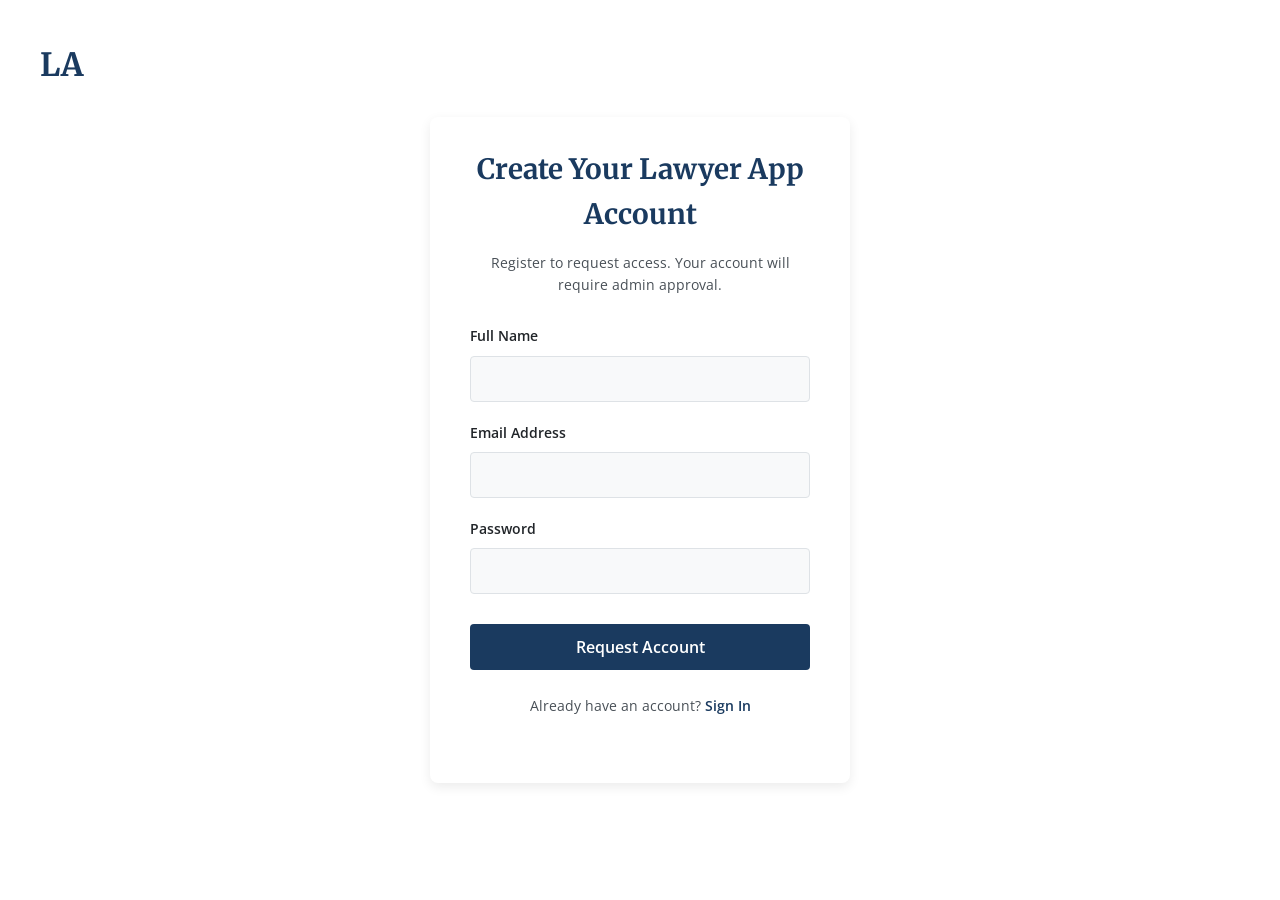
<file: index.html>
<!DOCTYPE html>
<html lang="en">
<head>
    <meta charset="UTF-8">
    <meta name="viewport" content="width=device-width, initial-scale=1.0">
    <title>Lawyer App</title>
    <link rel="stylesheet" href="style.css">
    <link rel="stylesheet" href="https://cdnjs.cloudflare.com/ajax/libs/font-awesome/6.4.0/css/all.min.css">
    <link rel="preconnect" href="https://fonts.googleapis.com">
    <link rel="preconnect" href="https://fonts.gstatic.com" crossorigin>
    <link href="https://fonts.googleapis.com/css2?family=Merriweather:wght@400;700&family=Open+Sans:wght@400;600&display=swap" rel="stylesheet">
</head>
<body>
    <!-- Auth Screen -->
    <div class="auth-screen">
        <!-- ... (Auth screen content - same as before) ... -->
         <div class="auth-logo-standalone">LA</div>
        <div class="auth-content-wrapper">
            <div id="signupContainer">
                <h2>Create Your Lawyer App Account</h2>
                <p class="auth-info">Register to request access. Your account will require admin approval.</p>
                <form id="signupForm">
                    <div class="form-group"><label for="signupName">Full Name</label><input type="text" id="signupName" required></div>
                    <div class="form-group"><label for="signupEmail">Email Address</label><input type="email" id="signupEmail" required></div>
                    <div class="form-group"><label for="signupPassword">Password</label><input type="password" id="signupPassword" required></div>
                    <button type="submit" class="btn-auth-action">Request Account</button>
                </form>
                <p class="auth-switch">Already have an account? <a href="#" id="showSignInLink">Sign In</a></p>
            </div>
            <div id="signinContainer" style="display: none;">
                <h2>Sign In to Lawyer App</h2>
                <p class="auth-info">Welcome back! Access your workspace.</p>
                <form id="signinForm">
                    <div class="form-group"><label for="signinEmail">Email Address</label><input type="email" id="signinEmail" required></div>
                    <div class="form-group"><label for="signinPassword">Password</label><input type="password" id="signinPassword" required></div>
                    <button type="submit" class="btn-auth-action">Sign In</button>
                </form>
                <p class="auth-switch">Don't have an account? <a href="#" id="showSignUpLink">Sign Up</a></p>
            </div>
            <p id="authMessage" class="auth-message"></p>
        </div>
    </div>

    <!-- Main Application Container -->
    <div class="app-container" style="display: none;">
        <aside class="sidebar">
            <!-- ... (Sidebar content - User Management link should be present for admin) ... -->
            <div class="sidebar-top">
                <div class="app-logo-sidebar"><span class="logo-icon">LA</span><span class="app-name-sidebar">Lawyer App</span></div>
            </div>
            <nav class="sidebar-nav">
                <a href="#" class="nav-item admin-dashboard-link" data-role="admin" data-original-display="flex"><i class="fas fa-tachometer-alt"></i> Dashboard</a>
                <a href="#" class="nav-item admin-user-management-link" data-role="admin" data-original-display="flex"><i class="fas fa-users-cog"></i> User Management</a>
                <a href="#" class="nav-item" data-role="admin" data-original-display="flex"><i class="fas fa-briefcase"></i> Cases</a>
                <a href="#" class="nav-item ai-assistant-link active" data-role="user" data-original-display="flex"><i class="fas fa-robot"></i> AI Assistant</a>
                <div class="nav-item search-item-sidebar" data-role="admin" data-original-display="flex"><i class="fas fa-search"></i><input type="text" placeholder="Search..."></div>
            </nav>
            <div class="sidebar-bottom">
                <div class="user-profile"><div class="avatar" id="userAvatar">LA</div><span id="userNameDisplay" class="user-name-sidebar">Lawyer</span></div>
                <button id="logoutButton" class="btn-logout"><i class="fas fa-sign-out-alt"></i> Logout</button>
            </div>
        </aside>

        <main class="main-content-area">
            <header class="main-header">
                <div class="header-title-section"><h1 id="currentSectionTitle">AI Assistant</h1></div>
                <div class="header-actions">
                    <button class="icon-btn btn-notifications" data-role="admin" data-original-display="inline-block"><i class="fas fa-bell"></i></button>
                    <button class="icon-btn btn-settings" data-role="admin" data-original-display="inline-block"><i class="fas fa-cog"></i></button>
                    <div class="avatar" id="chatHeaderUserAvatar">LA</div>
                </div>
            </header>

            <div class="content-wrapper">
                <div id="adminDashboardView" class="view-section" data-role="admin" data-original-display="block">
                    <!-- ... (Admin dashboard content) ... -->
                    <div class="dashboard-welcome">
                        <div class="welcome-logo-main">LA</div>
                        <h2 id="welcomeUserFullName">Welcome back, Admin!</h2>
                        <p>Your central hub for managing legal work.</p>
                    </div>
                </div>

                <!-- MODIFIED: Admin User Management View for ALL USERS -->
                <div id="adminUserManagementView" class="view-section" data-role="admin" style="display: none;" data-original-display="block">
                    <div class="user-management-header">
                        <h3>All Users (<span id="userCount">0</span>)</h3>
                        <div class="user-management-controls">
                            <input type="text" id="userSearchInput" placeholder="Search users by name or email...">
                            <button id="addUserBtn" class="btn-primary"><i class="fas fa-plus"></i> Add User</button>
                            <button id="refreshAllUsersBtn" class="btn-secondary"><i class="fas fa-sync-alt"></i> Refresh</button>
                        </div>
                    </div>
                    <div class="table-responsive-wrapper">
                        <table id="allUsersTable">
                            <thead>
                                <tr>
                                    <th>Status</th>
                                    <th>Role</th>
                                    <th>Name</th>
                                    <th>Email</th>
                                    <th>Created At</th>
                                    <th>Actions</th>
                                </tr>
                            </thead>
                            <tbody id="allUsersTableBody">
                                <!-- User rows will be injected here by JS -->
                                <tr><td colspan="6">Loading users...</td></tr>
                            </tbody>
                        </table>
                    </div>
                    <div class="pagination-controls">
                        <!-- Pagination will be added here if needed -->
                    </div>
                     <p class="table-footer-note"><i class="fas fa-info-circle"></i> Click on role/status to toggle. Action icons for more options.</p>
                </div>

                <div id="aiAssistantView" class="view-section" data-role="user" style="display: none;" data-original-display="block">
                    <!-- ... (AI Assistant content) ... -->
                     <div class="ai-assistant-panel">
                        <h4><i class="fas fa-robot"></i> AI Legal Assistant</h4>
                        <p>Ask questions, draft documents, or get legal insights.</p>
                        <div class="ai-input-area">
                             <textarea id="aiChatInput" placeholder="Ask the AI Assistant..."></textarea>
                             <button id="aiSendButton" class="btn-primary btn-ai-send">Send <i class="fas fa-paper-plane"></i></button>
                        </div>
                        <div class="ai-messages-display"></div>
                    </div>
                </div>
            </div>
        </main>
    </div>
    <script src="script.js"></script>
    
</body>
</html>
</file>
<file: style.css>
/* style.css */
:root {
    /* Professional Color Palette */
    --primary-color: #1A3A5F;    /* Deep Blue */
    --secondary-color: #4A5C6A;  /* Slate Gray */
    --accent-color: #C0A062;     /* Muted Gold */
    --background-color: #F8F9FA; /* Light Off-White/Gray for main app bg */
    --surface-color: #FFFFFF;    /* White for cards, inputs, sidebar */
    --text-primary: #212529;     /* Dark Gray for text */
    --text-secondary: #495057;   /* Medium Gray for less important text */
    --text-on-primary: #FFFFFF;  /* Text color on primary background */
    --text-on-accent: #FFFFFF;   /* Text color on accent background */
    --border-color: #DEE2E6;     /* Light border color */
    --danger-color: #cb2431;     /* For error messages */
    --success-color: #22863a;    /* For success messages */

    /* Typography */
    --font-heading: 'Merriweather', serif;
    --font-body: 'Open Sans', sans-serif;
    --font-ui: 'Open Sans', sans-serif; /* For buttons, inputs etc. */

    /* UI Variables */
    --border-radius-sm: 4px;
    --border-radius-md: 8px;
    --box-shadow-sm: 0 2px 4px rgba(0,0,0,0.05);
    --box-shadow-md: 0 4px 12px rgba(0,0,0,0.08);
    --sidebar-width: 260px;
    --header-height: 65px;
}

/* Basic Reset & Global Styles */
* {
    margin: 0;
    padding: 0;
    box-sizing: border-box;
}

body {
    font-family: var(--font-body);
    background-color: var(--background-color); /* Default bg for auth screen */
    color: var(--text-primary);
    height: 100vh;
    overflow: hidden;
    margin: 0;
    line-height: 1.6;
}

/* --- Auth Page Styles --- */
.auth-screen {
    width: 100%;
    min-height: 100vh;
    background-color: var(--surface-color); /* Auth screen bg */
    color: var(--text-primary);
    display: flex;
    flex-direction: column;
    align-items: center;
    justify-content: center;
    padding: 20px;
    position: relative;
}

.auth-logo-standalone {
    position: absolute;
    top: 40px;
    left: 40px;
    font-size: 2rem;
    font-weight: 700;
    color: var(--primary-color);
    font-family: var(--font-heading);
}

.auth-content-wrapper {
    width: 100%;
    max-width: 420px;
    text-align: left;
    background-color: var(--surface-color);
    padding: 30px 40px;
    border-radius: var(--border-radius-md);
    box-shadow: var(--box-shadow-md);
}

.auth-content-wrapper h2 {
    font-family: var(--font-heading);
    font-size: 1.75rem;
    font-weight: 700;
    color: var(--primary-color);
    text-align: center;
    margin-bottom: 15px;
}

.auth-info {
    font-size: 0.9rem;
    color: var(--text-secondary);
    text-align: center;
    margin-bottom: 30px;
    line-height: 1.5;
}

.auth-content-wrapper .form-group {
    margin-bottom: 20px;
}

.auth-content-wrapper label {
    display: block;
    font-size: 0.875rem;
    font-weight: 600;
    font-family: var(--font-ui);
    color: var(--text-primary);
    margin-bottom: 8px;
}

.auth-content-wrapper input[type="text"],
.auth-content-wrapper input[type="email"],
.auth-content-wrapper input[type="password"] {
    width: 100%;
    padding: 12px 15px;
    border: 1px solid var(--border-color);
    border-radius: var(--border-radius-sm);
    font-size: 0.95rem;
    background-color: #F8F9FA; /* Slightly off-white input bg */
    font-family: var(--font-ui);
    color: var(--text-primary);
}

.auth-content-wrapper input[type="text"]:focus,
.auth-content-wrapper input[type="email"]:focus,
.auth-content-wrapper input[type="password"]:focus {
    outline: none;
    border-color: var(--primary-color);
    box-shadow: 0 0 0 3px rgba(26, 58, 95, 0.2);
}

.btn-auth-action {
    width: 100%;
    background-color: var(--primary-color);
    color: var(--text-on-primary);
    padding: 12px 16px;
    border: none;
    border-radius: var(--border-radius-sm);
    font-size: 1rem;
    font-weight: 600;
    font-family: var(--font-ui);
    cursor: pointer;
    transition: background-color 0.2s ease;
    margin-top: 10px;
}

.btn-auth-action:hover {
    background-color: var(--secondary-color); /* Darken primary or use secondary */
}

.auth-switch {
    text-align: center;
    margin-top: 24px;
    font-size: 0.9rem;
    color: var(--text-secondary);
}

.auth-switch a {
    color: var(--primary-color);
    text-decoration: none;
    font-weight: 600;
}

.auth-switch a:hover {
    text-decoration: underline;
}

.auth-message {
    text-align: center;
    margin-top: 15px;
    font-size: 0.9rem;
    min-height: 20px;
    font-weight: 600;
}
.auth-message.success {
    color: var(--success-color);
}
.auth-message.error {
    color: var(--danger-color);
}


/* --- Main Application Styles --- */
.app-container {
    display: flex;
    width: 100%;
    height: 100%;
    background-color: var(--background-color); /* Main app area background */
}

/* --- Sidebar Styles --- */
.sidebar {
    width: var(--sidebar-width);
    background-color: var(--surface-color);
    display: flex;
    flex-direction: column;
    padding: 20px 15px;
    border-right: 1px solid var(--border-color);
    box-shadow: 2px 0 5px rgba(0,0,0,0.03);
}

.sidebar-top {
    margin-bottom: 30px;
    padding-left: 5px; /* Align with nav items */
}

.app-logo-sidebar {
    display: flex;
    align-items: center;
}
.app-logo-sidebar .logo-icon {
    font-size: 1.8rem;
    font-weight: 700;
    color: var(--primary-color);
    font-family: var(--font-heading);
    margin-right: 10px;
}
.app-logo-sidebar .app-name-sidebar {
    font-size: 1.2rem;
    font-weight: 600;
    color: var(--text-primary);
    font-family: var(--font-heading);
}


.sidebar-nav {
    flex-grow: 1;
}

.nav-item {
    display: flex;
    align-items: center;
    padding: 12px 15px;
    margin-bottom: 8px;
    border-radius: var(--border-radius-md);
    text-decoration: none;
    color: var(--text-secondary);
    font-size: 0.95rem;
    font-weight: 600;
    font-family: var(--font-ui);
    transition: background-color 0.2s ease, color 0.2s ease;
}

.nav-item:hover {
    background-color: var(--primary-color);
    color: var(--text-on-primary);
}
.nav-item.active {
    background-color: var(--primary-color);
    color: var(--text-on-primary);
    box-shadow: 0 2px 5px rgba(26, 58, 95, 0.2);
}

.nav-item i {
    margin-right: 12px;
    width: 20px;
    text-align: center;
    font-size: 1.1rem; /* Slightly larger icons */
}
.nav-item.active i, .nav-item:hover i {
    color: var(--text-on-primary); /* Icon color changes with background */
}

.search-item-sidebar { /* Specific styling for search in sidebar */
    margin-top: 20px;
    background-color: #F0F2F5; /* Light gray bg for search */
    border-radius: var(--border-radius-sm);
}
.search-item-sidebar input {
    flex-grow: 1;
    border: none;
    background: transparent;
    outline: none;
    font-size: 0.9rem;
    padding: 10px 0px 10px 5px; /* Adjust padding */
    font-family: var(--font-ui);
    color: var(--text-primary);
}
.search-item-sidebar i {
    color: var(--text-secondary);
}

.sidebar-bottom {
    margin-top: auto;
    padding-top: 20px;
    border-top: 1px solid var(--border-color);
}

.user-profile {
    display: flex;
    align-items: center;
    padding: 10px 5px; /* Align with nav items */
    margin-bottom: 10px;
}

.avatar {
    width: 36px;   /* Slightly larger avatar */
    height: 36px;
    background-color: var(--accent-color);
    color: var(--text-on-accent);
    display: flex;
    align-items: center;
    justify-content: center;
    border-radius: 50%;
    font-weight: 700;
    font-size: 1rem;
    margin-right: 12px;
    font-family: var(--font-heading);
}

.user-profile .user-name-sidebar {
    font-size: 0.95rem;
    font-weight: 600;
    color: var(--text-primary);
    font-family: var(--font-ui);
}

.btn-logout {
    display: flex;
    align-items: center;
    width: 100%;
    padding: 12px 15px;
    background: transparent;
    border: none;
    border-radius: var(--border-radius-md);
    color: var(--text-secondary);
    font-size: 0.95rem;
    font-weight: 600;
    font-family: var(--font-ui);
    cursor: pointer;
    text-align: left;
    transition: background-color 0.2s ease, color 0.2s ease;
}
.btn-logout:hover {
    background-color: var(--danger-color);
    color: var(--text-on-primary);
}
.btn-logout i {
    margin-right: 12px;
    font-size: 1.1rem;
}


/* --- Main Content Area Styles --- */
.main-content-area {
    flex-grow: 1;
    display: flex;
    flex-direction: column;
    overflow-y: auto; /* Allow main content to scroll if needed */
}

.main-header {
    display: flex;
    justify-content: space-between;
    align-items: center;
    padding: 0 30px;
    border-bottom: 1px solid var(--border-color);
    height: var(--header-height);
    background-color: var(--surface-color);
    box-shadow: 0 2px 4px rgba(0,0,0,0.03);
}

.header-title-section h1 {
    font-family: var(--font-heading);
    font-size: 1.5rem;
    font-weight: 700;
    color: var(--primary-color);
}

.header-actions {
    display: flex;
    align-items: center;
    gap: 15px; /* Space between action icons */
}
.header-actions .icon-btn { /* General icon button style */
    background: none;
    border: none;
    font-size: 1.2rem;
    color: var(--text-secondary);
    cursor: pointer;
    padding: 8px;
    border-radius: 50%;
    transition: color 0.2s ease, background-color 0.2s ease;
}
.header-actions .icon-btn:hover {
    color: var(--primary-color);
    background-color: #E9ECEF; /* Light hover for icon buttons */
}
.header-actions .avatar { /* Avatar in header */
    width: 32px;
    height: 32px;
    font-size: 0.9rem;
    margin-left: 10px; /* Space before avatar */
}


.content-wrapper {
    flex-grow: 1;
    padding: 30px;
    overflow-y: auto; /* If content inside wrapper needs to scroll */
}

.dashboard-welcome {
    text-align: center;
    margin-bottom: 40px;
    padding: 20px;
    background-color: var(--surface-color);
    border-radius: var(--border-radius-md);
    box-shadow: var(--box-shadow-sm);
}
.welcome-logo-main {
    font-size: 3rem;
    font-weight: 700;
    color: var(--primary-color);
    font-family: var(--font-heading);
    margin-bottom: 10px;
}
.dashboard-welcome h2 {
    font-family: var(--font-heading);
    font-size: 2rem;
    color: var(--text-primary);
    margin-bottom: 10px;
    font-weight: 600;
}
.dashboard-welcome p {
    font-size: 1.1rem;
    color: var(--text-secondary);
}

.quick-actions-grid {
    display: grid;
    grid-template-columns: repeat(auto-fit, minmax(250px, 1fr));
    gap: 25px;
    margin-bottom: 40px;
}

.action-card {
    background-color: var(--surface-color);
    border: 1px solid var(--border-color);
    border-radius: var(--border-radius-md);
    padding: 25px;
    text-align: center;
    box-shadow: var(--box-shadow-sm);
    transition: transform 0.2s ease, box-shadow 0.2s ease;
    cursor: pointer;
}
.action-card:hover {
    transform: translateY(-5px);
    box-shadow: var(--box-shadow-md);
}
.action-card i {
    color: var(--accent-color); /* Icon color for action cards */
    margin-bottom: 15px;
}
.action-card h5 {
    font-family: var(--font-heading);
    font-size: 1.1rem;
    color: var(--primary-color);
    margin-bottom: 8px;
    font-weight: 600;
}
.action-card p {
    font-size: 0.9rem;
    color: var(--text-secondary);
    line-height: 1.5;
}

.ai-assistant-panel {
    background-color: var(--surface-color);
    padding: 25px;
    border-radius: var(--border-radius-md);
    box-shadow: var(--box-shadow-sm);
    margin-top: 30px;
}
.ai-assistant-panel h4 {
    font-family: var(--font-heading);
    font-size: 1.3rem;
    color: var(--primary-color);
    margin-bottom: 10px;
    display: flex;
    align-items: center;
}
.ai-assistant-panel h4 i {
    margin-right: 10px;
    color: var(--accent-color);
}
.ai-assistant-panel p {
    font-size: 0.95rem;
    color: var(--text-secondary);
    margin-bottom: 20px;
}
.ai-input-area {
    display: flex;
    flex-direction: column; /* Stack textarea and button */
    gap: 10px;
}
.ai-input-area textarea {
    width: 100%;
    padding: 12px 15px;
    border: 1px solid var(--border-color);
    border-radius: var(--border-radius-sm);
    font-size: 0.95rem;
    font-family: var(--font-ui);
    background-color: #F8F9FA;
    resize: vertical; /* Allow vertical resize */
    min-height: 80px;
}
.ai-input-area textarea:focus {
    outline: none;
    border-color: var(--primary-color);
    box-shadow: 0 0 0 3px rgba(26, 58, 95, 0.2);
}
.btn-primary { /* General primary button style */
    background-color: var(--primary-color);
    color: var(--text-on-primary);
    padding: 10px 20px;
    border: none;
    border-radius: var(--border-radius-sm);
    font-size: 0.95rem;
    font-weight: 600;
    font-family: var(--font-ui);
    cursor: pointer;
    transition: background-color 0.2s ease;
    display: inline-flex; /* For icon alignment */
    align-items: center;
    justify-content: center;
}
.btn-primary:hover {
    background-color: var(--secondary-color);
}
.btn-primary i {
    margin-left: 8px;
}
.btn-ai-send {
    align-self: flex-end; /* Align button to the right */
}

/* Original Chat Input Area (if you repurpose it) */
/*
.chat-input-area {
    display: flex;
    align-items: center;
    padding: 15px 25px;
    border-top: 1px solid var(--border-color);
    background-color: var(--surface-color);
    height: 70px;
}
*/
/* --- Admin User Management - ALL USERS TABLE Styles (NEW / REFINED) --- */
#adminUserManagementView {
    padding: 25px 30px; /* Consistent padding */
    background-color: var(--surface-color);
    border-radius: var(--border-radius-md);
    /* Removed box-shadow to match screenshot's flatter look for this view */
}

.user-management-header {
    display: flex;
    justify-content: space-between;
    align-items: center;
    margin-bottom: 25px;
    padding-bottom: 20px;
    border-bottom: 1px solid var(--border-color);
}

.user-management-header h3 {
    font-family: var(--font-heading);
    color: var(--text-primary); /* Darker, more prominent */
    margin: 0;
    font-size: 1.8rem; /* Slightly larger */
    font-weight: 600;
}
.user-management-header h3 #userCount {
    font-size: 1.5rem; /* Make count more prominent */
    color: var(--text-secondary);
    font-weight: 600;
    margin-left: 8px;
}

.user-management-controls {
    display: flex;
    gap: 10px;
    align-items: center;
}

.user-management-controls input[type="text"]#userSearchInput {
    padding: 9px 12px; /* Match button height better */
    border: 1px solid var(--border-color);
    border-radius: var(--border-radius-sm);
    font-size: 0.9rem;
    min-width: 280px; /* Wider search input */
    font-family: var(--font-ui);
}
.user-management-controls input[type="text"]#userSearchInput:focus {
    border-color: var(--primary-color);
    outline: none;
    box-shadow: 0 0 0 2px rgba(26, 58, 95, 0.15);
}

.user-management-controls .btn-primary,
.user-management-controls .btn-secondary {
    padding: 8px 15px; /* Adjust padding for consistency */
    font-size: 0.9rem;
    font-weight: 600;
    font-family: var(--font-ui);
    border-radius: var(--border-radius-sm);
    cursor: pointer;
    border: none;
    display: inline-flex;
    align-items: center;
    transition: background-color 0.2s ease;
}
.user-management-controls .btn-primary {
    background-color: var(--primary-color);
    color: var(--text-on-primary);
}
.user-management-controls .btn-primary:hover {
    background-color: var(--secondary-color);
}
.user-management-controls .btn-secondary { /* For Refresh button */
    background-color: var(--surface-color);
    color: var(--text-primary);
    border: 1px solid var(--border-color);
}
.user-management-controls .btn-secondary:hover {
    background-color: #e9ecef; /* Light gray hover */
}
.user-management-controls .btn-primary i,
.user-management-controls .btn-secondary i {
    margin-right: 6px;
}


.table-responsive-wrapper {
    overflow-x: auto;
    border: 1px solid var(--border-color); /* Border around the table */
    border-radius: var(--border-radius-md);
    background-color: var(--surface-color); /* Ensure table bg is white */
}

#allUsersTable {
    width: 100%;
    border-collapse: collapse;
    font-size: 0.9rem;
    min-width: 800px; /* Prevent extreme squishing on small viewports before scroll */
}

#allUsersTable th,
#allUsersTable td {
    text-align: left;
    padding: 14px 18px; /* Slightly more padding */
    border-bottom: 1px solid var(--border-color);
    vertical-align: middle;
    white-space: nowrap; /* Prevent text wrapping for most cells */
}
#allUsersTable tr:last-child td {
    border-bottom: none; /* Remove bottom border from last row */
}

#allUsersTable th {
    background-color: #f9fafb; /* Very light gray for table header */
    color: var(--text-secondary);
    font-weight: 600;
    font-family: var(--font-ui);
    text-transform: uppercase;
    font-size: 0.75rem; /* Smaller header text */
    letter-spacing: 0.75px;
}

#allUsersTable tbody tr:hover {
    background-color: #f0f2f5;
}

.status-badge {
    padding: 3px 10px; /* Adjusted padding */
    border-radius: 12px; /* More pill-like */
    font-size: 0.75rem;
    font-weight: 600;
    display: inline-flex;
    align-items: center;
    text-transform: capitalize;
    border: 1px solid transparent; /* Base border */
}
.status-badge i {
    margin-right: 6px;
    font-size: 0.7rem;
}

/* Matching screenshot colors for badges more closely */
.status-badge.admin-badge { background-color: #e7f3ff; color: #005fc8; border-color: #b3d7ff;} /* Light blue */
.status-badge.pending-badge { background-color: #fff8e1; color: #f57c00; border-color: #ffe082;} /* Light yellow/orange */
.status-badge.approved-badge { background-color: #e8f5e9; color: #2e7d32; border-color: #a5d6a7;} /* Light green */


.user-name-cell {
    display: flex;
    align-items: center;
    color: var(--text-primary); /* Ensure name is dark */
    font-weight: 500; /* Slightly bolder name */
}
.table-avatar {
    width: 28px;
    height: 28px;
    background-color: var(--accent-color); /* Your theme's accent */
    color: var(--text-on-accent);
    display: inline-flex;
    align-items: center;
    justify-content: center;
    border-radius: 50%;
    font-weight: 600;
    font-size: 0.8rem;
    margin-right: 12px;
    font-family: var(--font-heading);
    flex-shrink: 0;
}

.role-cell {
    cursor: pointer;
    font-weight: 500; /* Less bold than name */
    text-transform: capitalize;
    color: var(--text-secondary);
    padding: 4px 8px; /* Make it look like a clickable button/tag */
    border-radius: var(--border-radius-sm);
    transition: background-color 0.2s ease;
}
.role-cell:hover {
    background-color: #e9ecef;
    color: var(--primary-color);
}

#allUsersTable td:nth-child(4), /* Email */
#allUsersTable td:nth-child(5) { /* Created At */
    color: var(--text-secondary);
    white-space: normal; /* Allow email to wrap if very long */
}


.actions-cell {
    text-align: right;
}
.actions-cell .action-btn {
    background: none;
    border: none;
    color: var(--text-secondary);
    cursor: pointer;
    padding: 6px; /* Slightly more clickable area */
    margin-left: 8px;
    font-size: 1.1rem; /* Make icons a bit larger to match screenshot */
    transition: color 0.2s ease;
    line-height: 1; /* Ensure icon is centered if it has weird spacing */
}
.actions-cell .action-btn:hover { color: var(--primary-color); }
.actions-cell .approve-user-btn:hover { color: var(--success-color); } /* Approve icon */
.actions-cell .edit-role-btn:hover { color: var(--accent-color); } /* Edit/tag icon */
.actions-cell .delete-user-btn:hover { color: var(--danger-color); } /* Delete icon */


.pagination-controls {
    margin-top: 25px;
    text-align: center;
    /* Add styles for pagination buttons here if you implement pagination */
}
.table-footer-note {
    margin-top: 20px;
    font-size: 0.8rem;
    color: var(--text-secondary);
    text-align: center; /* Center as in screenshot */
}
.table-footer-note i {
    margin-right: 5px;
    color: var(--text-secondary);
}

/* Loading/Error messages within table */
#allUsersTable td .error-message,
#allUsersTable td i.fa-spinner {
    color: var(--text-secondary);
    font-style: italic;
}
#allUsersTable td i.fa-spinner { margin-right: 8px; color: var(--primary-color); }
</file>
